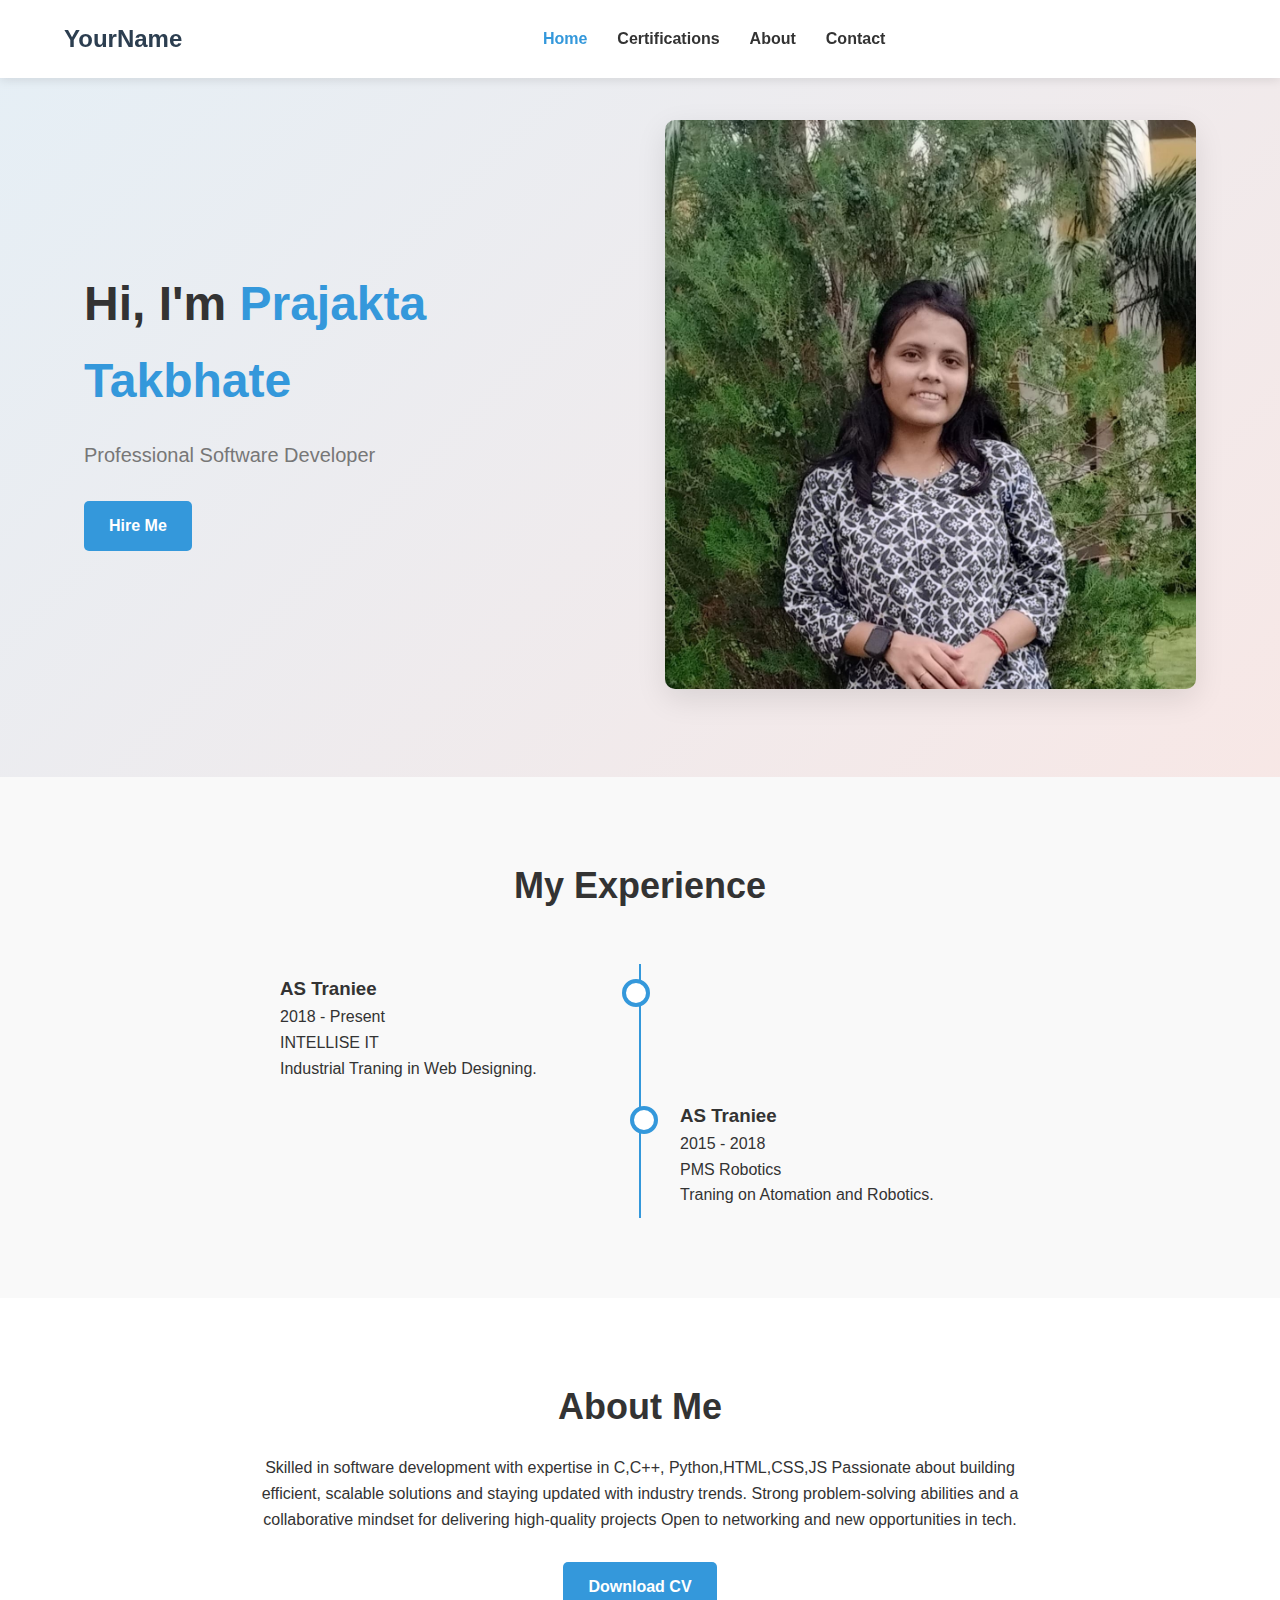
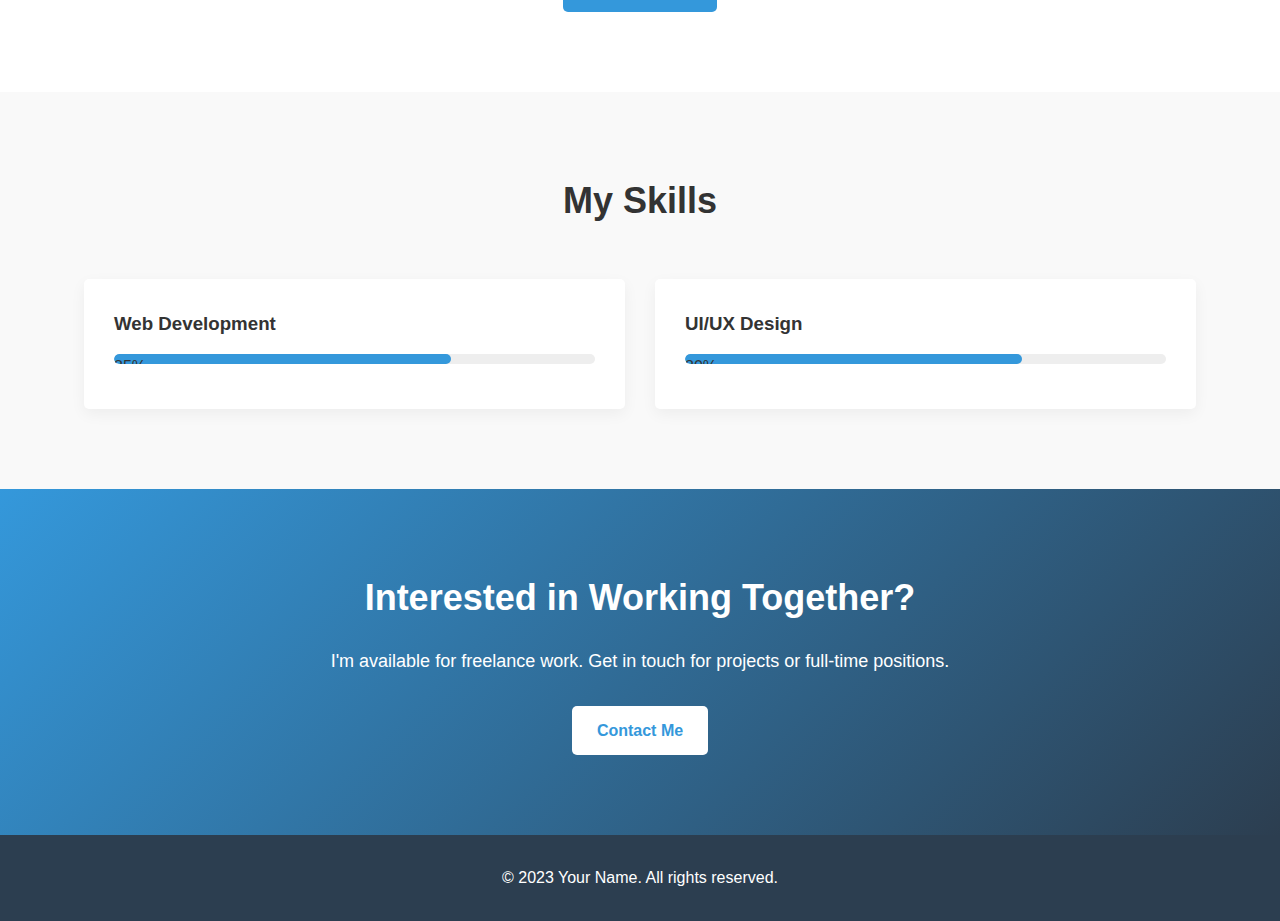
<file: index.html>
<!DOCTYPE html>
<html lang="en">
<head>
    <meta charset="UTF-8">
    <meta name="viewport" content="width=device-width, initial-scale=1.0">
    <title>Your Name | Portfolio</title>
    <link rel="stylesheet" href="css/style.css">
</head>
<body>
    <!-- Header/Navigation -->
    <header>
        <div class="container">
            <div class="logo">YourName</div>
            <nav>
                <ul>
                    <li><a href="index.html" class="active">Home</a></li>
                    <li><a href="certifications.html">Certifications</a></li>
                    <li><a href="about.html">About</a></li>
                    <li><a href="contact.html">Contact</a></li>
                </ul>
            </nav>
        </div>
    </header>

    <!-- 1. Hero Section -->
    <section class="hero">
        <div class="container">
            <div class="hero-content">
                <h1>Hi, I'm <span>Prajakta Takbhate</span></h1>
                <p>Professional Software Developer</p>
                <a href="#hire-me" class="btn">Hire Me</a>
            </div>
            <div class="hero-image">
                <img src="assets/profile.jpg" alt="Your Name">
            </div>
        </div>
    </section>

    <!-- 2. Experience -->
    <section class="experience">
        <div class="container">
            <h2>My Experience</h2>
            <div class="timeline">
                <div class="timeline-item">
                    <h3>AS Traniee</h3>
                    <p class="date">2018 - Present</p>
                    <p>INTELLISE IT</p>
                    <p>Industrial Traning in Web Designing.</p>
                </div>
                <div class="timeline-item">
                    <h3>AS Traniee</h3>
                    <p class="date">2015 - 2018</p>
                    <p>PMS Robotics</p>
                    <p>Traning on Atomation and Robotics.</p>
                </div>
            </div>
        </div>
    </section>

    <!-- 3. About and Download CV -->
    <section class="about-section">
        <div class="container">
            <div class="about-content">
                <h2>About Me</h2>
                <p>Skilled in software development with expertise in C,C++, Python,HTML,CSS,JS Passionate about building efficient, scalable solutions and staying updated with industry trends. Strong problem-solving abilities and a collaborative mindset for delivering high-quality projects Open to networking and new opportunities in tech.</p>
                <a href="assets/pdfs/CV.pdf" class="btn" download>Download CV</a>
            </div>
        </div>
    </section>

    <!-- 4. Skills -->
    <section class="skills">
        <div class="container">
            <h2>My Skills</h2>
            <div class="skills-grid">
                <div class="skill-item">
                    <h3>Web Development</h3>
                    <div class="skill-bar">
                        <div class="skill-level" style="width: 70%;">85%</div>
                    </div>
                </div>
                <div class="skill-item">
                    <h3>UI/UX Design</h3>
                    <div class="skill-bar">
                        <div class="skill-level" style="width: 70%;">80%</div>
                    </div>
                </div>
                <!-- Add more skills as needed -->
            </div>
        </div>
    </section>

    <!-- 5. Hire Me -->
    <section class="hire-me" id="hire-me">
        <div class="container">
            <h2>Interested in Working Together?</h2>
            <p>I'm available for freelance work. Get in touch for projects or full-time positions.</p>
            <a href="contact.html" class="btn">Contact Me</a>
        </div>
    </section>

    <!-- Footer -->
    <footer>
        <div class="container">
            <p>&copy; 2023 Your Name. All rights reserved.</p>
        </div>
    </footer>

    <script src="js/script.js"></script>
</body>
</html>
</file>
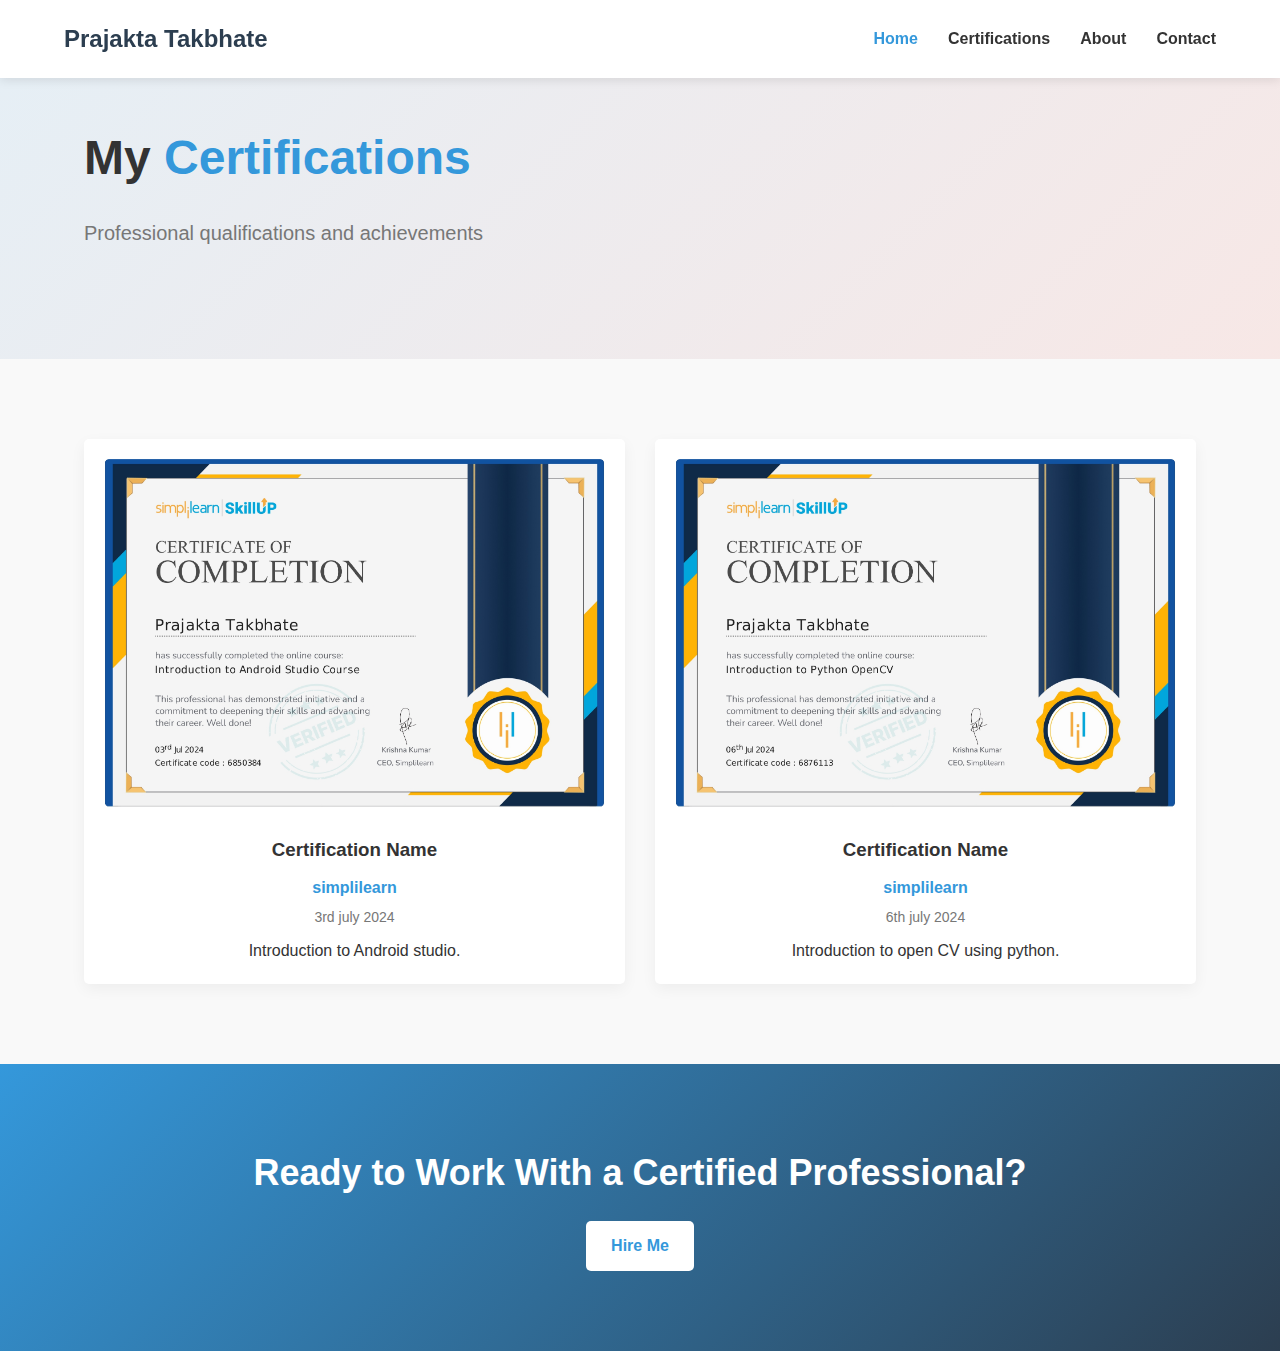
<file: certifications.html>
<!DOCTYPE html>
<html lang="en">
<head>
    <meta charset="UTF-8">
    <meta name="viewport" content="width=device-width, initial-scale=1.0">
    <title>Your Name | Portfolio</title>
    <link rel="stylesheet" href="css/style.css">
</head>
<body>
    <!-- Header/Navigation -->
    <header>
        <div class="container">
            <div class="logo">Prajakta Takbhate</div>
            <nav>
                <ul>
                    <li><a href="index.html" class="active">Home</a></li>
                    <li><a href="certifications.html">Certifications</a></li>
                    <li><a href="about.html">About</a></li>
                    <li><a href="contact.html">Contact</a></li>
                </ul>
            </nav>
        </div>
    </header>

    <!-- Same header and footer as index.html -->

    <!-- 1. Hero Section -->
    <section class="hero">
        <div class="container">
            <div class="hero-content">
                <h1>My <span>Certifications</span></h1>
                <p>Professional qualifications and achievements</p>
            </div>
        </div>
    </section>

    <!-- 2. Show certificates with description -->
    <section class="certifications">
        <div class="container">
            <div class="cert-grid">
                <div class="cert-item">
                    <img src="assets/Android certificate.jpg" alt="Certification Name">
                    <h3>Certification Name</h3>
                    <p class="issuer">simplilearn</p>
                    <p class="date">3rd july 2024</p>
                    <p class="description">Introduction to Android studio.</p>
                </div>
                <div class="cert-item">
                    <img src="assets/python certificate.jpg" alt="Certification Name">
                    <h3>Certification Name</h3>
                    <p class="issuer">simplilearn</p>
                    <p class="date">6th july 2024</p>
                    <p class="description">Introduction to open CV using python.</p>
                </div>
                <!-- Add more certificates as needed -->
            </div>
        </div>
    </section>

    <!-- 3. Hire Me -->
    <section class="hire-me">
        <div class="container">
            <h2>Ready to Work With a Certified Professional?</h2>
            <a href="contact.html" class="btn">Hire Me</a>
        </div>
    </section>
</body>
</html>
</file>
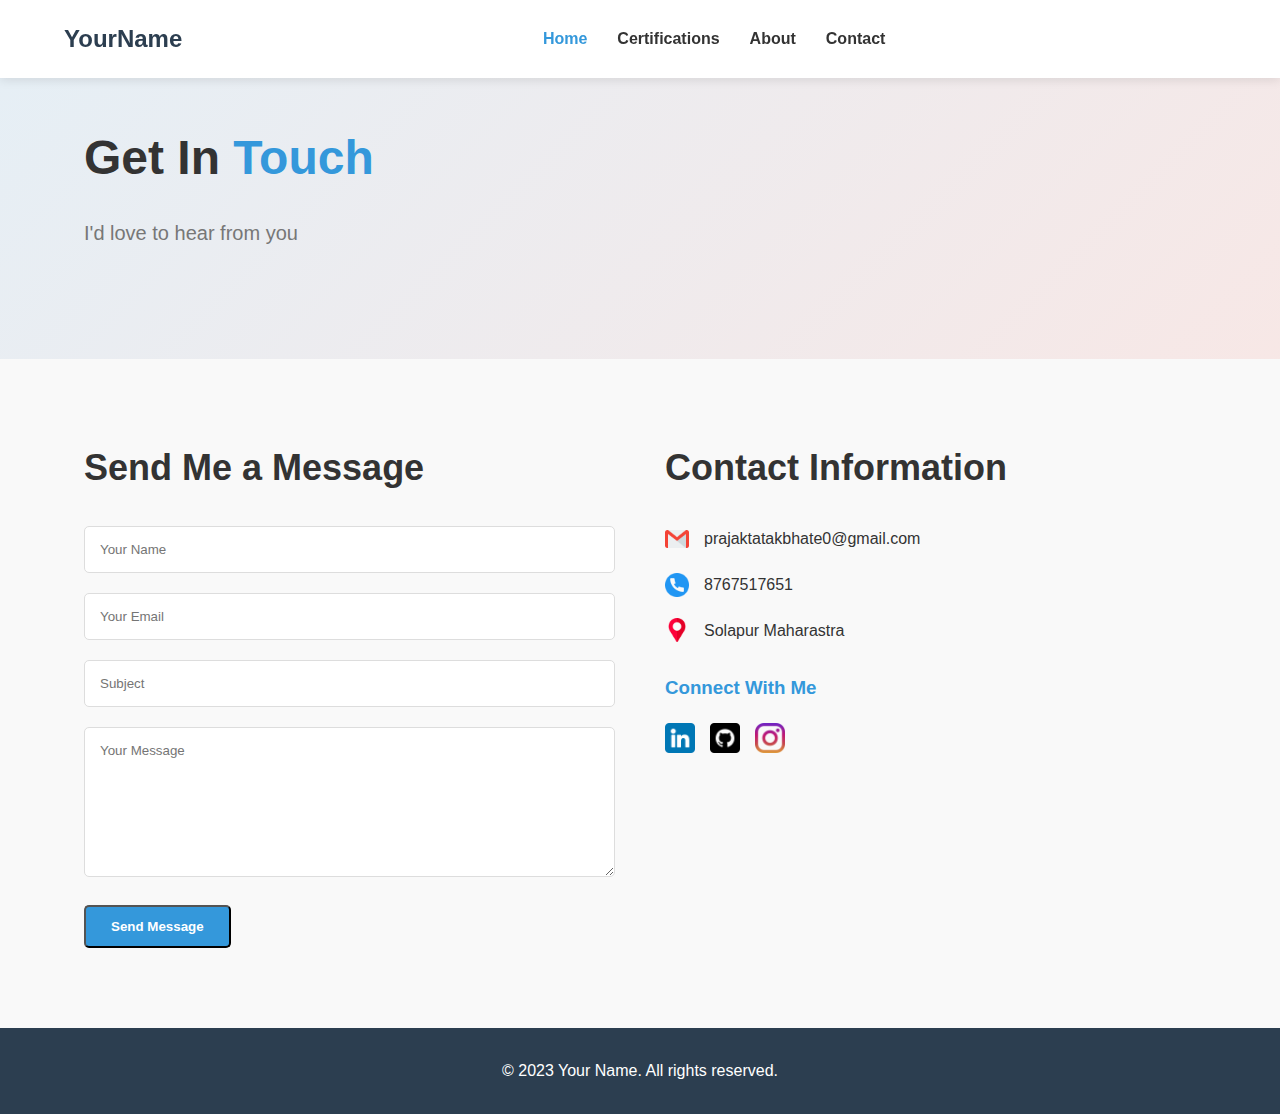
<file: contact.html>
<!DOCTYPE html>
<html lang="en">
<head>
    <meta charset="UTF-8">
    <meta name="viewport" content="width=device-width, initial-scale=1.0">
    <title>Your Name | Portfolio</title>
    <link rel="stylesheet" href="css/style.css">
</head>
<body>
    <!-- Header/Navigation -->
    <header>
        <div class="container">
            <div class="logo">YourName</div>
            <nav>
                <ul>
                    <li><a href="index.html" class="active">Home</a></li>
                    <li><a href="certifications.html">Certifications</a></li>
                    <li><a href="about.html">About</a></li>
                    <li><a href="contact.html">Contact</a></li>
                </ul>
            </nav>
        </div>
    </header>

    <!-- Same header and footer as index.html -->

    <!-- Hero Section -->
    <section class="hero">
        <div class="container">
            <div class="hero-content">
                <h1>Get In <span>Touch</span></h1>
                <p>I'd love to hear from you</p>
            </div>
        </div>
    </section>

    <!-- Contact Form and Info -->
    <section class="contact">
        <div class="container">
            <div class="contact-grid">
                <div class="contact-form">
                    <h2>Send Me a Message</h2>
                    <form>
                        <div class="form-group">
                            <input type="text" placeholder="Your Name" required>
                        </div>
                        <div class="form-group">
                            <input type="email" placeholder="Your Email" required>
                        </div>
                        <div class="form-group">
                            <input type="text" placeholder="Subject">
                        </div>
                        <div class="form-group">
                            <textarea placeholder="Your Message" required></textarea>
                        </div>
                        <button type="submit" class="btn">Send Message</button>
                    </form>
                </div>
                <div class="contact-info">
                    <h2>Contact Information</h2>
                    <div class="info-item">
                        <img src="assets/gmail.png" alt="Email">
                        <p>prajaktatakbhate0@gmail.com</p>
                    </div>
                    <div class="info-item">
                        <img src="assets/telephone.png" alt="Phone">
                        <p>8767517651</p>
                    </div>
                    <div class="info-item">
                        <img src="assets/placeholder.png" alt="Location">
                        <p>Solapur Maharastra</p>
                    </div>
                    
                    <h3>Connect With Me</h3>
                    <div class="social-links">
                        <a href="#"><img src="assets/linkedin.png" alt="https://www.linkedin.com/in/prajakta-takbhate-7165aa236"></a>
                        <a href="#"><img src="assets/github.png" alt="GitHub"></a>
                        <a href="#"><img src="assets/instagram.png" alt="Instagram"></a>
                    </div>
                </div>
            </div>
        </div>
    </section>

    <!-- Footer -->
    <footer>
        <div class="container">
            <p>&copy; 2023 Your Name. All rights reserved.</p>
        </div>
    </footer>

    <script src="js/script.js"></script>
</body>
</html>
</file>
<file: css/style.css>
/* Global Styles */
:root {
    --primary: #3498db;
    --secondary: #2c3e50;
    --accent: #e74c3c;
    --background: #f9f9f9;
    --text: #333;
    --light-text: #777;
    --white: #fff;
}

* {
    margin: 0;
    padding: 0;
    box-sizing: border-box;
}

body {
    font-family: 'Open Sans', sans-serif;
    color: var(--text);
    background-color: var(--background);
    line-height: 1.6;
}

h1, h2, h3, h4, h5, h6 {
    font-family: 'Poppins', sans-serif;
    font-weight: 600;
}

.container {
    width: 90%;
    max-width: 1200px;
    margin: 0 auto;
    padding: 0 20px;
}

.btn {
    display: inline-block;
    background-color: var(--primary);
    color: var(--white);
    padding: 12px 25px;
    border-radius: 5px;
    text-decoration: none;
    font-weight: 600;
    transition: all 0.3s ease;
}

.btn:hover {
    background-color: var(--secondary);
    transform: translateY(-3px);
}

section {
    padding: 80px 0;
}

/* Header Styles */
header {
    background-color: var(--white);
    box-shadow: 0 2px 10px rgba(0, 0, 0, 0.1);
    position: fixed;
    width: 100%;
    top: 0;
    z-index: 1000;
}

header .container {
    display: flex;
    justify-content: space-between;
    align-items: center;
    padding: 20px 0;
}

.logo {
    font-size: 24px;
    font-weight: 700;
    color: var(--secondary);
}

nav ul {
    display: flex;
    list-style: none;
}

nav ul li a {
    color: var(--text);
    text-decoration: none;
    margin-left: 30px;
    font-weight: 600;
    transition: color 0.3s ease;
}

nav ul li a:hover, nav ul li a.active {
    color: var(--primary);
}

/* Hero Section */
.hero {
    padding-top: 120px;
    background: linear-gradient(135deg, rgba(52, 152, 219, 0.1) 0%, rgba(231, 76, 60, 0.1) 100%);
}

.hero .container {
    display: flex;
    align-items: center;
    justify-content: space-between;
}

.hero-content {
    flex: 1;
    padding-right: 50px;
}

.hero-content h1 {
    font-size: 48px;
    margin-bottom: 20px;
}

.hero-content h1 span {
    color: var(--primary);
}

.hero-content p {
    font-size: 20px;
    margin-bottom: 30px;
    color: var(--light-text);
}

.hero-image {
    flex: 1;
    text-align: center;
}

.hero-image img {
    max-width: 100%;
    border-radius: 10px;
    box-shadow: 0 10px 30px rgba(0, 0, 0, 0.1);
}

/* Experience Section */
.experience h2 {
    text-align: center;
    margin-bottom: 50px;
    font-size: 36px;
}

.timeline {
    position: relative;
    max-width: 800px;
    margin: 0 auto;
}

.timeline::before {
    content: '';
    position: absolute;
    width: 2px;
    background-color: var(--primary);
    top: 0;
    bottom: 0;
    left: 50%;
    margin-left: -1px;
}

.timeline-item {
    padding: 10px 40px;
    position: relative;
    width: 50%;
    box-sizing: border-box;
}

.timeline-item:nth-child(odd) {
    left: 0;
}

.timeline-item:nth-child(even) {
    left: 50%;
}

.timeline-item::after {
    content: '';
    position: absolute;
    width: 20px;
    height: 20px;
    background-color: var(--white);
    border: 4px solid var(--primary);
    border-radius: 50%;
    top: 15px;
    right: -10px;
    z-index: 1;
}

.timeline-item:nth-child(even)::after {
    left: -10px;
}

.timeline-content {
    padding: 20px;
    background-color: var(--white);
    border-radius: 5px;
    box-shadow: 0 5px 15px rgba(0, 0, 0, 0.1);
}

.timeline-content h3 {
    margin-bottom: 10px;
    color: var(--primary);
}

.timeline-content .date {
    color: var(--light-text);
    font-size: 14px;
    margin-bottom: 10px;
}

/* About Section */
.about-section {
    background-color: var(--white);
}

.about-content {
    text-align: center;
    max-width: 800px;
    margin: 0 auto;
}

.about-content h2 {
    margin-bottom: 20px;
    font-size: 36px;
}

.about-content p {
    margin-bottom: 30px;
}

/* Skills Section */
.skills h2 {
    text-align: center;
    margin-bottom: 50px;
    font-size: 36px;
}

.skills-grid {
    display: grid;
    grid-template-columns: repeat(auto-fit, minmax(300px, 1fr));
    gap: 30px;
}

.skill-item {
    background-color: var(--white);
    padding: 30px;
    border-radius: 5px;
    box-shadow: 0 5px 15px rgba(0, 0, 0, 0.05);
}

.skill-item h3 {
    margin-bottom: 15px;
}

.skill-bar {
    height: 10px;
    background-color: #eee;
    border-radius: 5px;
    margin-bottom: 15px;
    overflow: hidden;
}

.skill-level {
    height: 100%;
    background-color: var(--primary);
    border-radius: 5px;
    position: relative;
}

.skill-level::after {
    content: attr(style);
    position: absolute;
    right: 10px;
    top: -25px;
    font-size: 12px;
    color: var(--light-text);
}

/* Hire Me Section */
.hire-me {
    text-align: center;
    background: linear-gradient(135deg, var(--primary) 0%, var(--secondary) 100%);
    color: var(--white);
}

.hire-me h2 {
    margin-bottom: 20px;
    font-size: 36px;
}

.hire-me p {
    margin-bottom: 30px;
    font-size: 18px;
}

.hire-me .btn {
    background-color: var(--white);
    color: var(--primary);
}

.hire-me .btn:hover {
    background-color: var(--accent);
    color: var(--white);
}

/* Certifications Page */
.certifications h2 {
    text-align: center;
    margin-bottom: 50px;
    font-size: 36px;
}

.cert-grid {
    display: grid;
    grid-template-columns: repeat(auto-fit, minmax(300px, 1fr));
    gap: 30px;
}

.cert-item {
    background-color: var(--white);
    padding: 20px;
    border-radius: 5px;
    box-shadow: 0 5px 15px rgba(0, 0, 0, 0.05);
    text-align: center;
}

.cert-item img {
    max-width: 100%;
    height: auto;
    border-radius: 5px;
    margin-bottom: 15px;
}

.cert-item h3 {
    margin-bottom: 10px;
}

.cert-item .issuer {
    color: var(--primary);
    font-weight: 600;
    margin-bottom: 5px;
}

.cert-item .date {
    color: var(--light-text);
    font-size: 14px;
    margin-bottom: 10px;
}

/* About Page */
.about-details {
    display: flex;
    align-items: center;
    gap: 50px;
}

.about-image {
    flex: 1;
}

.about-image img {
    max-width: 100%;
    border-radius: 10px;
    box-shadow: 0 10px 30px rgba(0, 0, 0, 0.1);
}

.about-text {
    flex: 1;
}

.about-text h2 {
    margin-bottom: 20px;
    font-size: 36px;
}

.about-text h3 {
    margin: 30px 0 15px;
    color: var(--primary);
}

.social-links {
    display: flex;
    gap: 15px;
    margin-top: 20px;
}

.social-links img {
    width: 30px;
    height: 30px;
    transition: transform 0.3s ease;
}

.social-links img:hover {
    transform: translateY(-5px);
}

/* Contact Page */
.contact-grid {
    display: grid;
    grid-template-columns: repeat(auto-fit, minmax(400px, 1fr));
    gap: 50px;
}

.contact-form h2 {
    margin-bottom: 30px;
    font-size: 36px;
}

.form-group {
    margin-bottom: 20px;
}

.form-group input,
.form-group textarea {
    width: 100%;
    padding: 15px;
    border: 1px solid #ddd;
    border-radius: 5px;
    font-family: 'Open Sans', sans-serif;
}

.form-group textarea {
    height: 150px;
    resize: vertical;
}

.contact-info h2 {
    margin-bottom: 30px;
    font-size: 36px;
}

.info-item {
    display: flex;
    align-items: center;
    margin-bottom: 20px;
}

.info-item img {
    width: 24px;
    height: 24px;
    margin-right: 15px;
}

.contact-info h3 {
    margin: 30px 0 15px;
    color: var(--primary);
}

/* Footer */
footer {
    background-color: var(--secondary);
    color: var(--white);
    padding: 30px 0;
    text-align: center;
}

/* Responsive Design */
@media (max-width: 768px) {
    .hero .container {
        flex-direction: column;
    }
    
    .hero-content {
        padding-right: 0;
        margin-bottom: 40px;
        text-align: center;
    }
    
    .timeline::before {
        left: 31px;
    }
    
    .timeline-item {
        width: 100%;
        padding-left: 70px;
        padding-right: 25px;
    }
    
    .timeline-item:nth-child(even) {
        left: 0;
    }
    
    .timeline-item::after {
        left: 21px;
    }
    
    .about-details {
        flex-direction: column;
    }
}

@media (max-width: 480px) {
    .contact-grid {
        grid-template-columns: 1fr;
    }
    
    nav ul li a {
        margin-left: 15px;
    }
}
</file>
